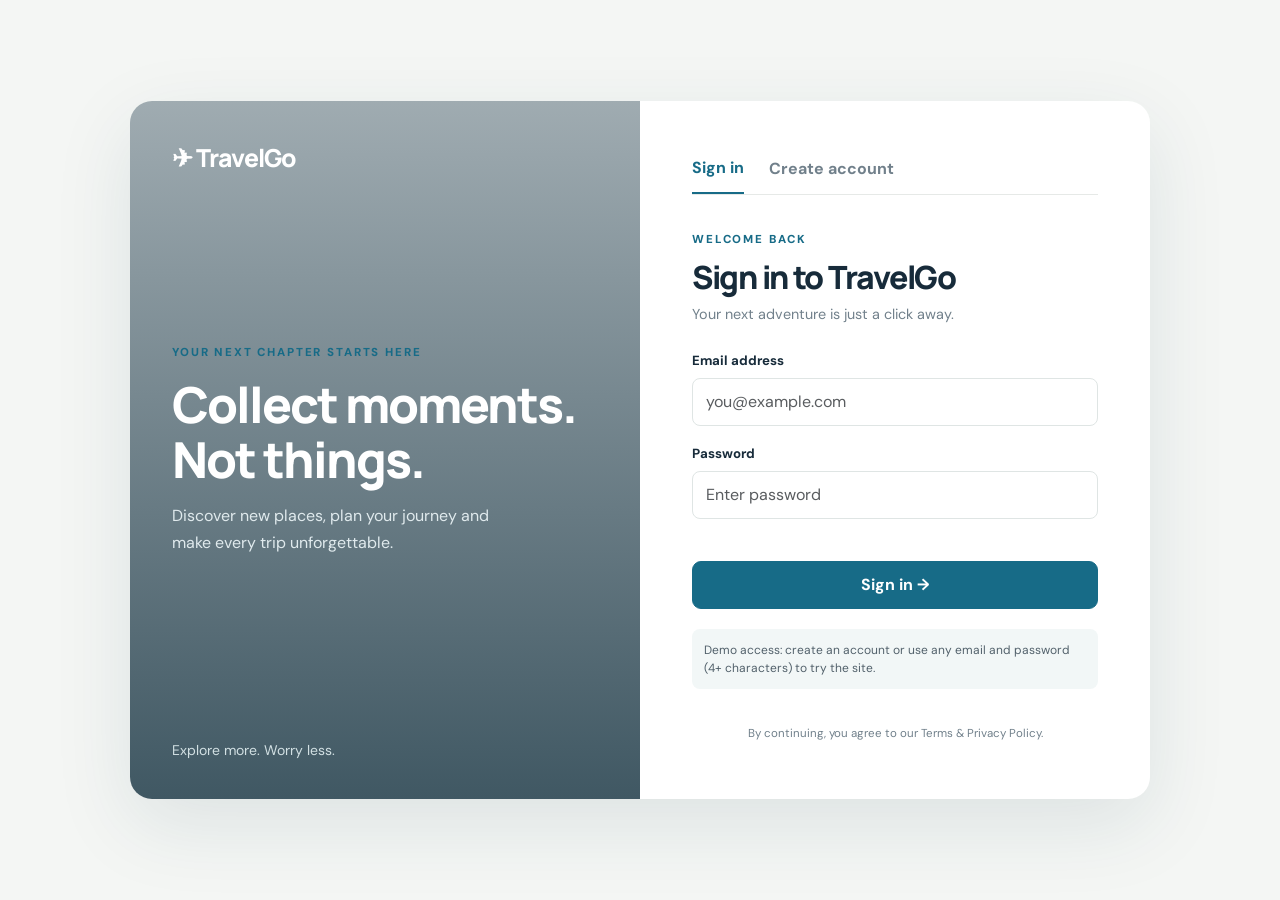
<file: index.html>
<!doctype html><html lang="en"><head><meta charset="UTF-8"><meta name="viewport" content="width=device-width,initial-scale=1"><title>TravelGo | Discover</title><link href="https://cdn.jsdelivr.net/npm/bootstrap@5.3.3/dist/css/bootstrap.min.css" rel="stylesheet"><link href="https://cdn.jsdelivr.net/npm/bootstrap-icons@1.11.3/font/bootstrap-icons.min.css" rel="stylesheet"><link rel="stylesheet" href="css/style.css"></head><body><div id="siteNav"></div><main><section class="hero"><div class="hero-content"><span class="eyebrow light">MAKE YOURSELF AT HOME, ANYWHERE</span><h1>Find your place<br>in the world.</h1><p>Handpicked stays, seamless journeys and unforgettable experiences.</p><a href="destinations.html" class="btn btn-primary btn-lg">Explore destinations <i class="bi bi-arrow-up-right"></i></a></div><div class="hero-badge"><strong>✦ 4.9/5</strong><span>traveller happiness</span></div></section><section class="container search-panel"><div class="section-kicker">PLAN YOUR JOURNEY</div><h2>Where would you like to go?</h2><form id="quickSearch" class="row g-3 align-items-end"><div class="col-lg-4"><label>Destination</label><input class="form-control" id="quickDestination" placeholder="Try Goa, Kerala, Manali..."></div><div class="col-lg-3"><label>Travel date</label><input class="form-control" id="quickDate" type="date"></div><div class="col-lg-2"><label>Travellers</label><input class="form-control" id="quickPeople" type="number" min="1" value="2"></div><div class="col-lg-3"><button class="btn btn-primary w-100">Find my trip <i class="bi bi-arrow-right"></i></button></div></form></section><section class="container section-space"><div class="section-heading"><div><span class="section-kicker">CURATED FOR YOU</span><h2>Popular destinations</h2><p>Places that make you want to pack your bags.</p></div><a href="destinations.html" class="text-link">View all destinations →</a></div><div class="row g-4" id="featuredDestinations"></div></section><section class="soft-section section-space"><div class="container"><div class="section-heading"><div><span class="section-kicker">TRAVEL YOUR WAY</span><h2>Everything you need, in one place.</h2><p>From take-off to check-in, we've got your plans covered.</p></div></div><div class="row g-3"><div class="col-md-3"><a class="service-tile" href="flights.html"><i class="bi bi-airplane"></i><h4>Flights</h4><p>Find your way there.</p><span>Explore flights →</span></a></div><div class="col-md-3"><a class="service-tile" href="hotels.html"><i class="bi bi-buildings"></i><h4>Hotels</h4><p>Stay somewhere special.</p><span>Find a stay →</span></a></div><div class="col-md-3"><a class="service-tile" href="trains.html"><i class="bi bi-train-front"></i><h4>Trains</h4><p>Enjoy the journey.</p><span>Search trains →</span></a></div><div class="col-md-3"><a class="service-tile" href="packages.html"><i class="bi bi-compass"></i><h4>Packages</h4><p>Let us plan the details.</p><span>View packages →</span></a></div></div></div></section><section class="container section-space"><div class="cta-banner"><div><span class="eyebrow light">YOUR JOURNEY, YOUR STORY</span><h2>Make room for a little wonder.</h2><p>Browse your bookings and keep every plan in one place.</p></div><a class="btn btn-light" href="my-bookings.html">My bookings →</a></div></section></main><div id="siteFooter"></div><script src="https://cdn.jsdelivr.net/npm/bootstrap@5.3.3/dist/js/bootstrap.bundle.min.js"></script><script src="js/script.js"></script></body></html>
</file>
<file: css/style.css>
@import url('https://fonts.googleapis.com/css2?family=DM+Sans:wght@400;500;600;700&family=Manrope:wght@400;500;600;700;800&display=swap');
:root{--ink:#172b3a;--muted:#71808b;--blue:#176b87;--blue-dark:#10556d;--cream:#f6f7f4;--line:#e6e9e7;--white:#fff}*{box-sizing:border-box}body{margin:0;background:#fff;color:var(--ink);font-family:'DM Sans',sans-serif}h1,h2,h3,h4,.brand{font-family:Manrope,sans-serif;letter-spacing:-.04em}h2{font-size:clamp(1.8rem,3vw,2.55rem);font-weight:800}p{color:var(--muted);line-height:1.7}.site-nav{background:#fff;padding:16px 0;border-bottom:1px solid var(--line);position:sticky;top:0;z-index:20}.brand{font-size:1.55rem;font-weight:800;color:var(--ink);text-decoration:none}.nav-link{color:#52616b!important;font-weight:600;font-size:.92rem;padding:10px 12px!important}.nav-link:hover{color:var(--blue)!important}.btn-primary{background:var(--blue);border-color:var(--blue);border-radius:9px;padding:11px 19px;font-weight:700}.btn-primary:hover{background:var(--blue-dark);border-color:var(--blue-dark)}.btn-outline-primary{border-radius:9px;color:var(--blue);border-color:var(--blue);font-weight:700}.hero{min-height:570px;display:flex;align-items:center;padding:70px max(calc((100vw - 1140px)/2),7vw);position:relative;color:white;background:linear-gradient(90deg,rgba(10,34,46,.78),rgba(10,34,46,.16)),url('https://images.unsplash.com/photo-1476514525535-07fb3b4ae5f1?auto=format&fit=crop&w=2000&q=85') center/cover}.hero-content{max-width:590px}.hero h1,.page-hero h1{font-size:clamp(2.8rem,6vw,5.3rem);line-height:1.04;font-weight:800;margin:18px 0}.hero p{color:#e3ecef;font-size:1.08rem;max-width:460px;margin-bottom:28px}.eyebrow,.section-kicker{font-size:.72rem;letter-spacing:.16em;font-weight:800;color:var(--blue);display:block}.eyebrow.light{color:#d3e9ed}.hero-badge{position:absolute;right:10%;bottom:13%;background:#fff;color:var(--ink);padding:16px 22px;border-radius:14px;display:grid;box-shadow:0 12px 40px #102d3b33}.hero-badge strong{font-size:1.1rem}.hero-badge span{font-size:.78rem;color:var(--muted)}.search-panel{background:#fff;border:1px solid var(--line);padding:30px;border-radius:18px;box-shadow:0 15px 45px #1939490d;margin-top:-46px;position:relative;z-index:2}.search-panel h2{font-size:1.65rem;margin:7px 0 22px}.search-panel label,.booking-form label,.auth-panel label{font-size:.83rem;font-weight:700;margin:0 0 7px;display:block}.form-control,.form-select{min-height:47px;border-color:#dfe5e4;border-radius:8px;padding:11px 13px}.form-control:focus,.form-select:focus{border-color:#78aebb;box-shadow:0 0 0 .2rem #176b8718}.section-space{padding-top:78px;padding-bottom:78px}.section-heading{display:flex;align-items:end;justify-content:space-between;gap:20px;margin-bottom:28px}.section-heading h2{margin:8px 0}.section-heading p{margin:0}.text-link{color:var(--blue);font-weight:700;text-decoration:none;white-space:nowrap}.destination-card,.product-card{height:100%;border:1px solid var(--line);border-radius:16px;overflow:hidden;background:#fff;transition:.25s}.destination-card:hover,.product-card:hover{transform:translateY(-5px);box-shadow:0 18px 40px #17394a14}.card-image{height:235px;position:relative}.card-image img,.product-card>img{width:100%;height:235px;object-fit:cover}.rating{position:absolute;top:15px;right:15px;background:white;padding:6px 10px;border-radius:20px;font-size:.8rem;font-weight:800}.card-body-custom,.product-content{padding:22px}.card-body-custom h3,.product-content h3{font-size:1.35rem;font-weight:800;margin:7px 0}.card-body-custom p,.product-content p{font-size:.9rem;min-height:48px;margin-bottom:16px}.card-bottom{display:flex;justify-content:space-between;align-items:center;gap:12px;border-top:1px solid var(--line);padding-top:15px;margin-top:18px}.card-bottom>div{display:grid}.card-bottom small,.ticket-price small{font-size:.72rem;color:var(--muted)}.card-bottom strong{font-size:1.18rem}.card-bottom .btn{font-size:.84rem;padding:9px 12px}.soft-section{background:var(--cream)}.service-tile{display:block;height:100%;background:white;border:1px solid var(--line);border-radius:14px;padding:25px;text-decoration:none;color:var(--ink);transition:.2s}.service-tile:hover{transform:translateY(-4px);border-color:#9bc3ca}.service-tile i{font-size:1.8rem;color:var(--blue)}.service-tile h4{font-size:1.15rem;font-weight:800;margin:18px 0 5px}.service-tile p{margin-bottom:15px;font-size:.88rem}.service-tile span{color:var(--blue);font-size:.85rem;font-weight:800}.cta-banner{background:#173d4d;border-radius:20px;padding:42px 48px;color:#fff;display:flex;justify-content:space-between;align-items:center;gap:25px}.cta-banner h2{margin:10px 0}.cta-banner p{color:#c8d7dc;margin:0}.page-hero{background:linear-gradient(90deg,#102f40d9,#102f4066),url('https://images.unsplash.com/photo-1470770841072-f978cf4d019e?auto=format&fit=crop&w=1800&q=85') center/cover;padding:90px 20px;text-align:center;color:white}.page-hero h1{font-size:clamp(2.5rem,5vw,4.5rem)}.page-hero p{color:#e2eaed;margin:0}.page-hero.slim{padding:65px 20px}.filter-bar{display:flex;gap:12px;max-width:650px;margin:0 auto 20px}.filter-bar .form-control{flex:1}.filter-bar .form-select{max-width:210px}.pill{display:inline-block;background:#eaf3f4;color:var(--blue);font-size:.7rem;font-weight:800;text-transform:uppercase;letter-spacing:.06em;padding:6px 9px;border-radius:20px}.rating-text{font-size:.82rem;font-weight:800;color:#9b741b}.product-content>small{display:block;color:var(--muted);margin-top:8px;font-size:.82rem}.compact-search{margin-top:0}.booking-form,.booking-summary{background:white;border:1px solid var(--line);border-radius:16px;padding:30px;box-shadow:0 12px 35px #17394a0b}.booking-form h3,.booking-summary h3{font-weight:800;font-size:1.45rem;margin-bottom:23px}.booking-form .form-control{margin-bottom:17px}.booking-summary{position:sticky;top:100px;background:var(--cream)}.booking-summary h3{margin:22px 0 7px}.summary-price{font-size:1.8rem;font-weight:800;margin:20px 0}.summary-price small{font-size:.8rem;color:var(--muted);font-weight:500}.summary-line{display:flex;justify-content:space-between;padding:12px 0;border-top:1px solid var(--line);font-size:.86rem}.tiny-note{font-size:.78rem;color:var(--muted)}.site-footer{background:#102b39;color:#fff;padding:35px 0}.brand-light{color:#fff}.site-footer p{color:#bdcbd0;margin:7px 0 0}.site-footer small{color:#bdcbd0;align-self:end}.booking-ticket{display:flex;justify-content:space-between;gap:25px;border:1px solid var(--line);border-radius:15px;padding:25px;margin-bottom:16px}.ticket-main{flex:1}.ticket-main h3{font-size:1.35rem;font-weight:800;margin:15px 0 5px}.status-pill{font-size:.75rem;font-weight:800;color:#18744b;background:#e8f6ee;border-radius:20px;padding:6px 10px}.ticket-details{display:flex;flex-wrap:wrap;gap:28px;margin-top:20px}.ticket-details span{display:grid;gap:4px}.ticket-details small{font-size:.72rem;color:var(--muted)}.ticket-details strong{font-size:.86rem}.ticket-price{border-left:1px dashed #cbd5d4;padding-left:25px;display:flex;flex-direction:column;justify-content:center;min-width:145px}.ticket-price strong{font-size:1.35rem}.empty-state{text-align:center;padding:65px 20px;background:var(--cream);border-radius:16px;color:var(--muted)}.empty-state h3{color:var(--ink);font-weight:800}.empty-icon{font-size:2.5rem;margin-bottom:10px}.success-banner{background:#eaf7ef;color:#17643c;padding:15px 18px;border-radius:10px;margin-bottom:22px;font-weight:700}.profile-form{max-width:600px;margin:auto}.avatar{width:58px;height:58px;background:#eaf3f4;color:var(--blue);border-radius:50%;display:grid;place-items:center;font-size:1.6rem;margin-bottom:18px}.auth-page{min-height:100vh;background:#f4f6f4;display:grid;place-items:center;padding:30px}.auth-shell{width:min(100%,1020px);min-height:630px;background:white;border-radius:22px;overflow:hidden;display:grid;grid-template-columns:1fr 1fr;box-shadow:0 25px 80px #17394a1a}.auth-visual{padding:38px 42px;background:linear-gradient(180deg,#102e3c66,#102e3ccc),url('https://images.unsplash.com/photo-1500530855697-b586d89ba3ee?auto=format&fit=crop&w=1000&q=85') center/cover;color:white;display:flex;flex-direction:column;justify-content:space-between}.auth-visual h1{font-size:3.1rem;font-weight:800;line-height:1.1;margin:16px 0}.auth-visual p{color:#e0eaed;max-width:340px}.auth-visual small{color:#d2e0e3}.auth-panel{padding:55px 52px;display:flex;flex-direction:column;justify-content:center}.auth-tabs{display:flex;gap:25px;border-bottom:1px solid var(--line);margin-bottom:36px}.auth-tabs button{border:0;background:none;padding:0 0 12px;color:var(--muted);font-weight:700}.auth-tabs button.active{color:var(--blue);border-bottom:2px solid var(--blue)}.auth-panel h2{font-size:2rem;margin:10px 0 5px}.auth-panel .muted{font-size:.9rem;margin-bottom:25px}.auth-panel .form-control{margin-bottom:18px}.auth-foot{font-size:.72rem;text-align:center;margin:35px 0 0}.demo-note{font-size:.75rem;background:#f2f7f7;padding:12px;border-radius:8px;color:#52616b;margin-top:20px;line-height:1.5}
@media(max-width:767px){.hero{min-height:520px;padding:55px 25px}.hero-badge{right:7%;bottom:6%}.search-panel{margin:20px 14px 0;padding:22px}.section-space{padding-top:55px;padding-bottom:55px}.section-heading{align-items:start;flex-direction:column}.cta-banner{padding:30px;align-items:start;flex-direction:column}.page-hero{padding:70px 20px}.filter-bar{flex-direction:column}.filter-bar .form-select{max-width:none}.booking-ticket{flex-direction:column}.ticket-price{border-left:0;border-top:1px dashed #cbd5d4;padding:16px 0 0}.auth-shell{grid-template-columns:1fr}.auth-visual{min-height:240px;padding:25px}.auth-visual h1{font-size:2.2rem}.auth-panel{padding:35px 26px}.auth-page{padding:14px}.ticket-details{gap:16px}}
</file>
